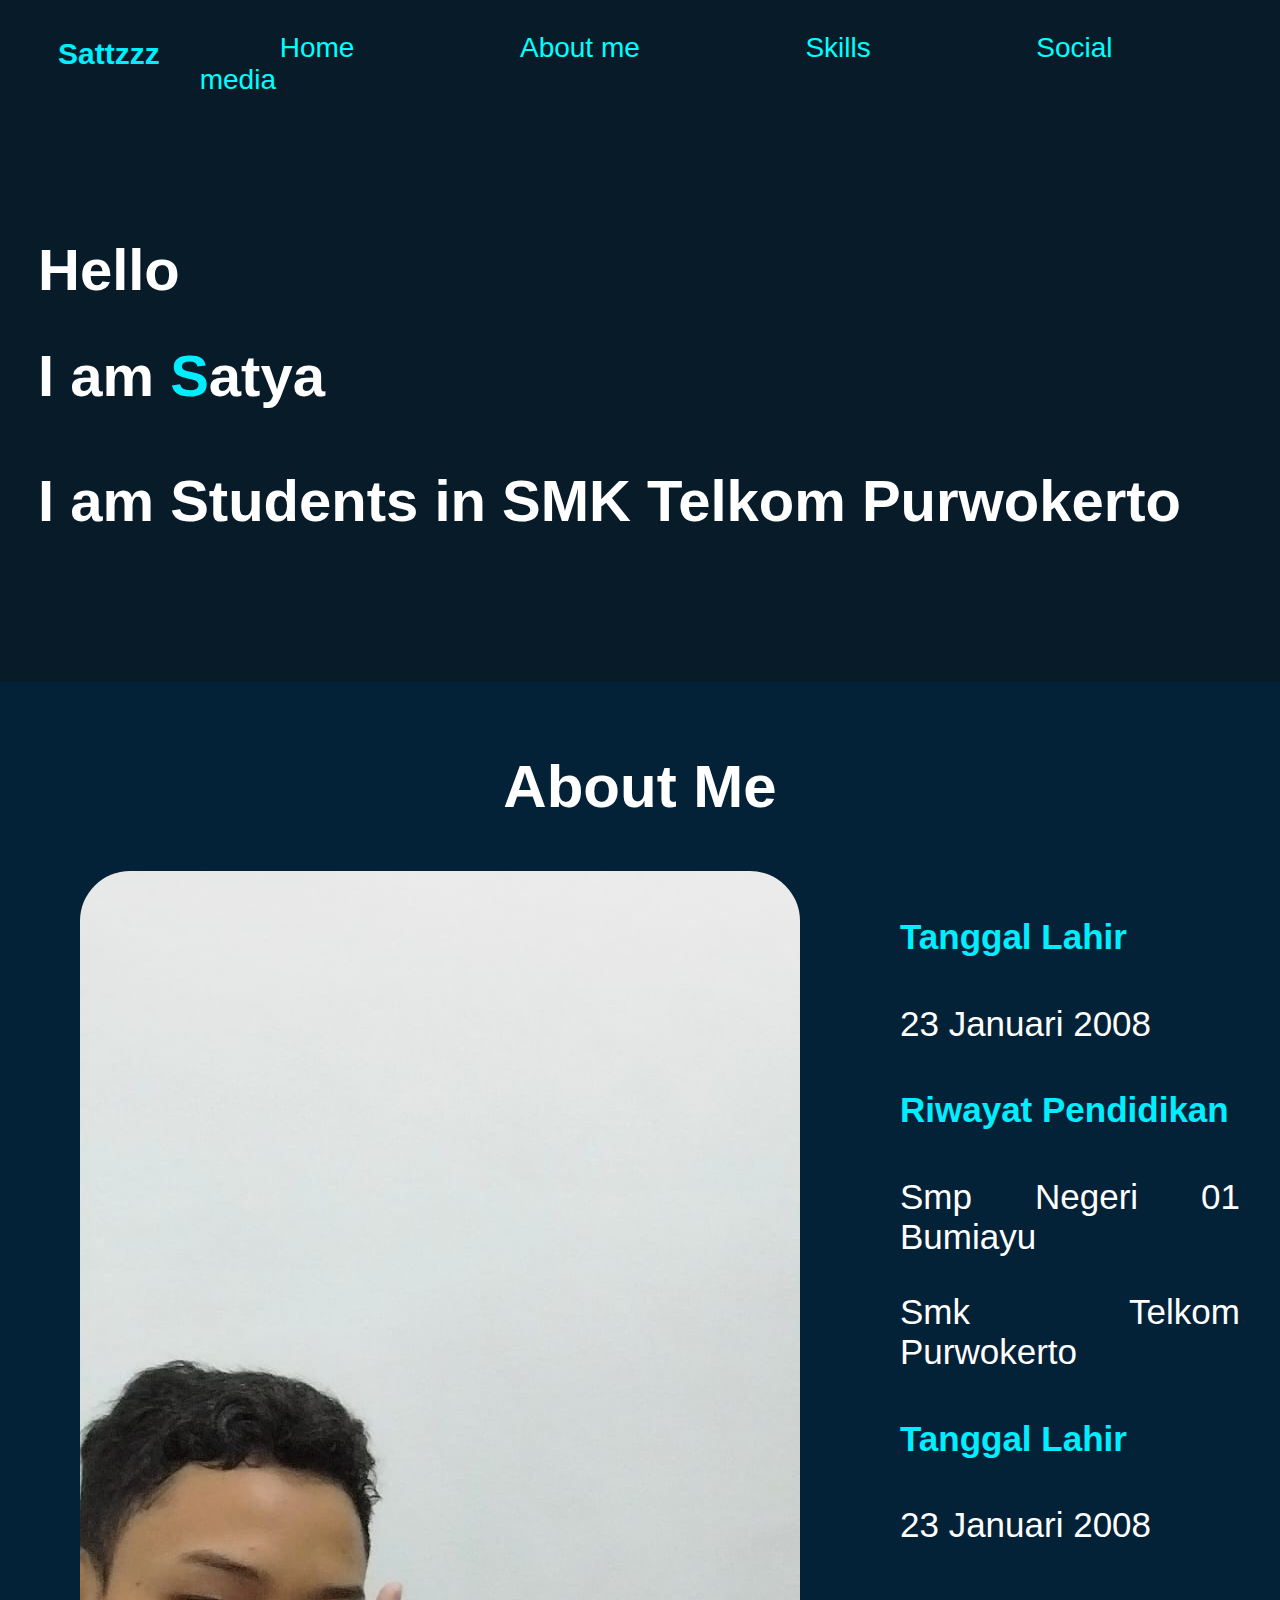
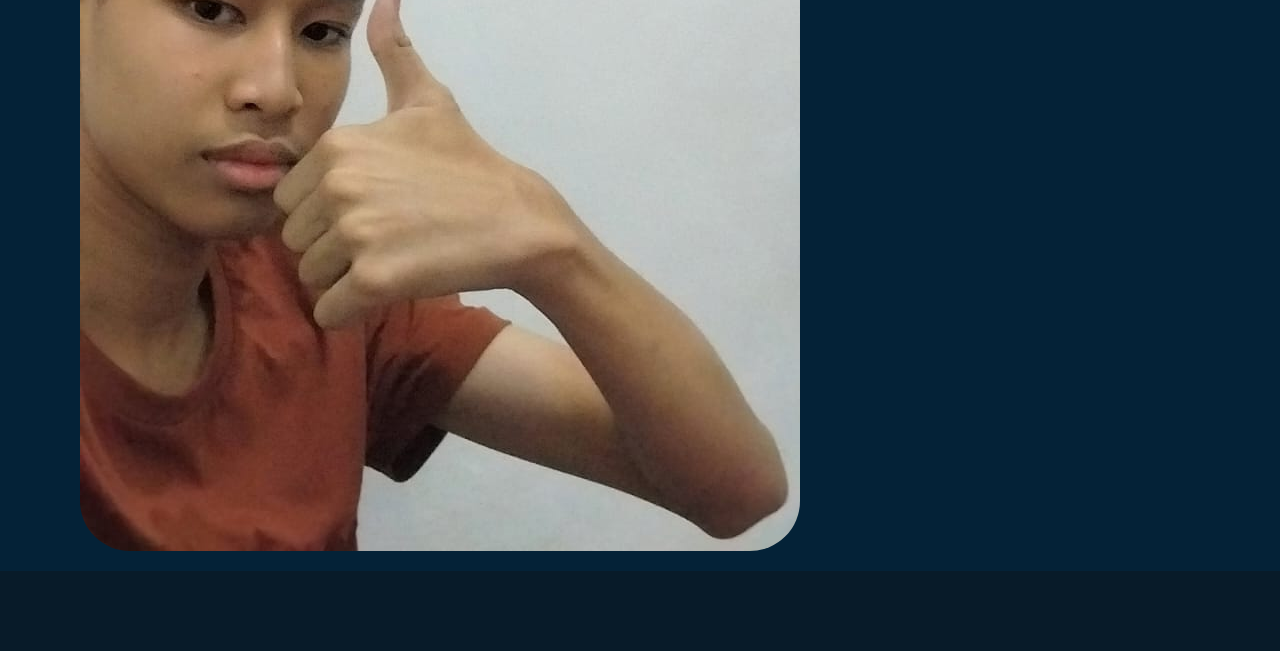
<file: about.me.html>
<!DOCTYPE html>
<html lang="en">
<head>
    <meta charset="UTF-8">
    <link rel="stylesheet" href="style.css">
    <meta name="viewport" content="width=device-width, initial-scale=1.0">
    <title>About me</title>
</head>
<body>
    <header>
        <div class="navbar">
            <h2>Sattzzz</h2>
            <ul>
                <li><a href="index.html">Home</a></li>
                <li><a href="about.me.html">About me</a></li>
                <li><a href="skills.html">Skills</a></li>
                <li><a href="contact-me.html">Social media</a></li>
            </ul>

        </div>
        <!-- home -->
        <section id="#Home">
            <div class="home">
                <h1>Hello</h1>
                <h1>I am <span>S</span>atya</h1>
                <h3>I am Students in SMK Telkom Purwokerto</h3>
            </div>
    </header>
    <section id="#About-me">
        <div class="about-me">
            <h2>About Me</h2>
            <div class="about-me-container">
                <img src="/foto2.jpg" alt="" srcset="">
                <div class="about-me-text">
                    <h4>Tanggal Lahir</h4>
                    <p>23 Januari 2008</p>
                    <h4>Riwayat Pendidikan</h4>
                    <p>Smp Negeri 01 Bumiayu</p>
                    <p>Smk Telkom Purwokerto</p>
                    <h4>Tanggal Lahir</h4>
                    <p>23 Januari 2008</p>
                </div>
            </div>
        </div>
    </section>
</section>
</body>
</html>
</file>
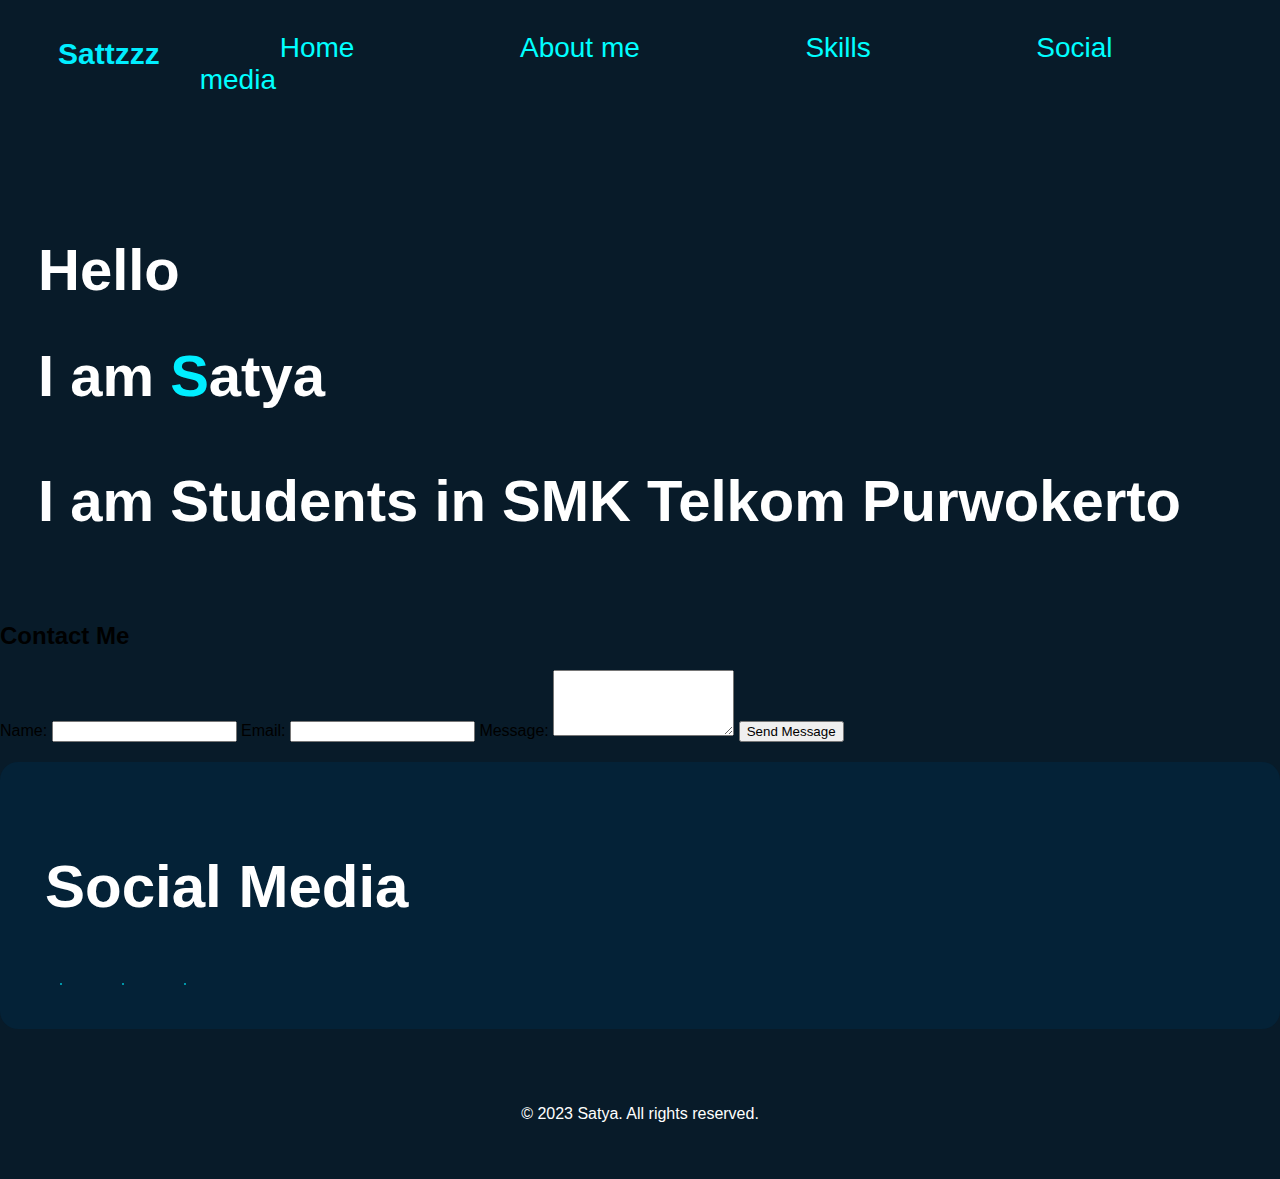
<file: contact-me.html>
<!DOCTYPE html>
<html lang="en">
<head>
    <meta charset="UTF-8">
    <link rel="stylesheet" href="style.css">
    <meta name="viewport" content="width=device-width, initial-scale=1.0">
    <title>Contact me</title>
</head>
<body>
    <header>
        <div class="navbar">
            <h2>Sattzzz</h2>
            <ul>
                <li><a href="index.html">Home</a></li>
                <li><a href="about.me.html">About me</a></li>
                <li><a href="skills.html">Skills</a></li>
                <li><a href="contact-me.html">Social media</a></li>
            </ul>

        </div>
        <!-- home -->
        <section id="#Home">
            <div class="home">
                <h1>Hello</h1>
                <h1>I am <span>S</span>atya</h1>
                <h3>I am Students in SMK Telkom Purwokerto</h3>
            </div>
    </header>
    <section id="#Contact-me">
        <div class="contact-me">
            <h2>Contact Me</h2>
            <form action="#" method="post">
                <label for="name">Name:</label>
                <input type="text" id="name" name="name" required>
        
                <label for="email">Email:</label>
                <input type="email" id="email" name="email" required>
        
                <label for="message">Message:</label>
                <textarea id="message" name="message" rows="4" required></textarea>
        
                <button type="submit">Send Message</button>
            </form>
    </section>
    <!-- Social Media -->
    <section id="#Social-media">
        <div class="social-media">
            <h2>Social Media</h2>
            <div class="social-media-icons">
                <a href=""></a><i class='bx bxl-instagram-alt' ></i>
                <a href=""></a><i class='bx bxl-tiktok'></i>
                <a href=""></a><i class='bx bxl-twitter' ></i>
            </div>  
        </div>
    </div>
    </section>
    <!------- footer----- -->
    <footer>
        <p>&copy; 2023 Satya. All rights reserved.</p>
    </footer>
</body>
</html>
</file>
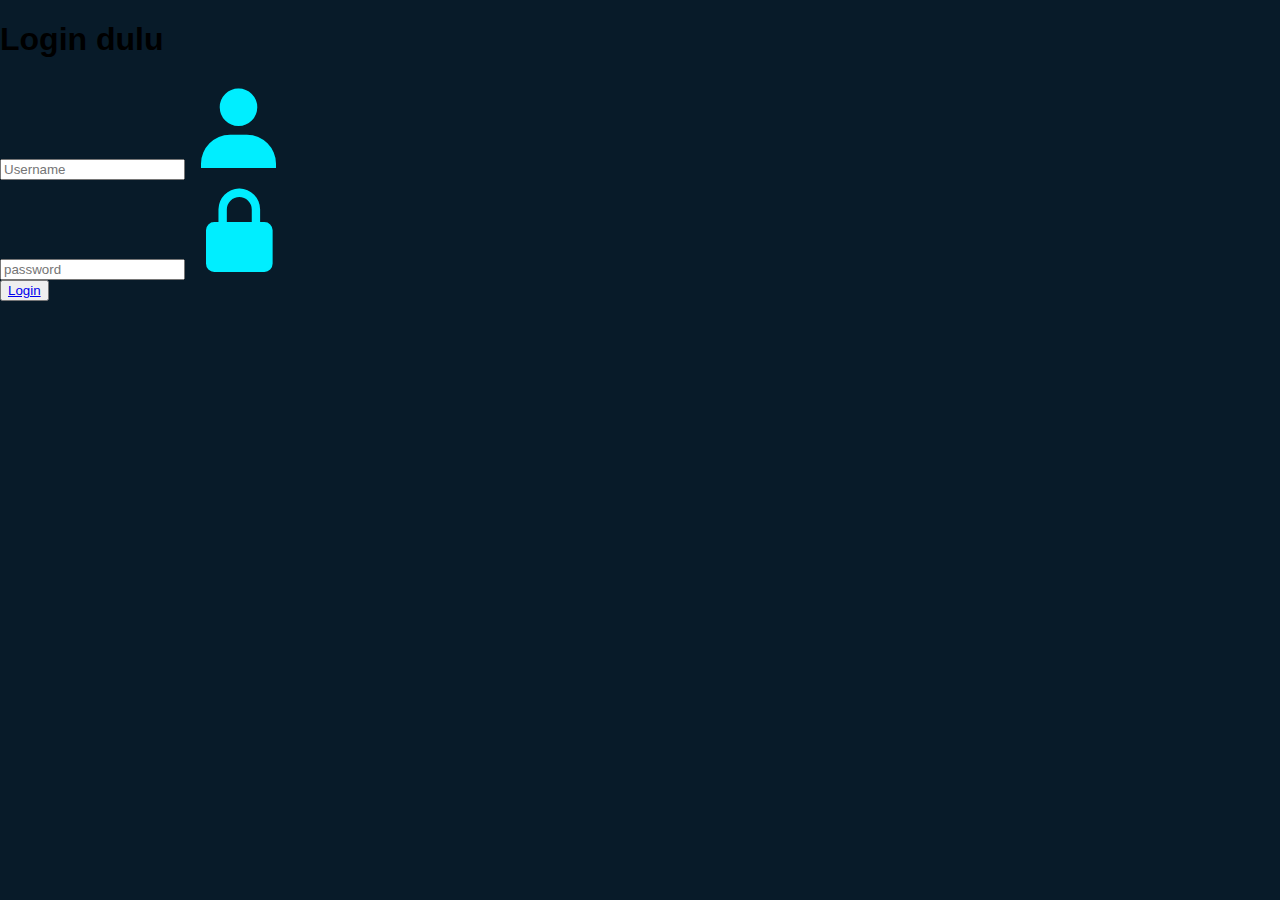
<file: login.html>
<!DOCTYPE html>
<html lang="en">
<head>
    <meta charset="UTF-8">
    <link href='https://unpkg.com/boxicons@2.1.4/css/boxicons.min.css' rel='stylesheet'>
    <link rel="stylesheet" href="style.css">
    <meta name="viewport" content="width=device-width, initial-scale=1.0">
    <title>Login</title>
</head>
<body>
    <div class="login">
        <form action="">
            <h1>Login dulu</h1>
            <div class="input-box">
                <input type="text" placeholder="Username " required>
                <i class='bx bxs-user'></i>
            </div>
            <div class="input-box">
                <input type="password" placeholder="password" required>
                <i class='bx bxs-lock-alt'></i>
            </div>
            <div class="remember-forgot">
                <!-- <label><input type="checkbox">Remember me</label>
                <a href="#">Lupa password?</a> -->
                <button type="submit" class="btn">
                    <a href="beranda.html">Login</a>
                </button>

                <!-- <div class="register">
                    <p>Belum punya akun? <a href="#">Buat Akun</a></p> -->
                </div>
            </div>
        </form>
    </div>
</body>
</html>
</file>
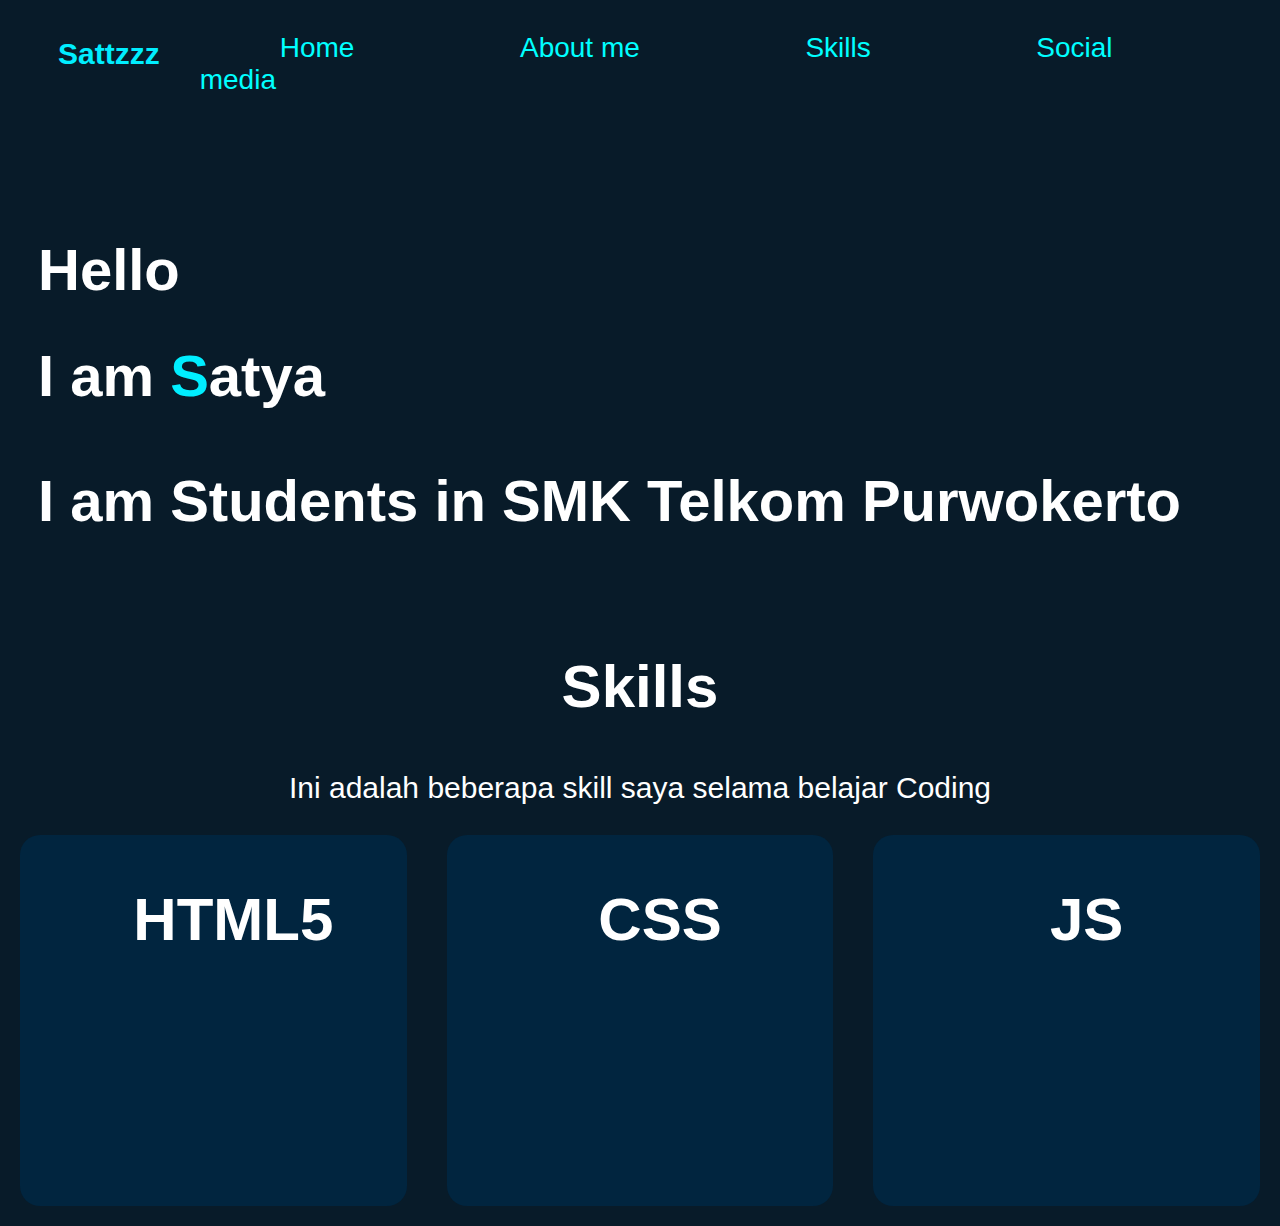
<file: skills.html>
<!DOCTYPE html>
<html lang="en">
<head>
    <meta charset="UTF-8">
    <link rel="stylesheet" href="style.css">
    <meta name="viewport" content="width=device-width, initial-scale=1.0">
    <title>Skills</title>
</head>
<body>
    <header>
        <div class="navbar">
            <h2>Sattzzz</h2>
            <ul>
                <li><a href="index.html">Home</a></li>
                <li><a href="about.me.html">About me</a></li>
                <li><a href="skills.html">Skills</a></li>
                <li><a href="contact-me.html">Social media</a></li>
            </ul>

        </div>
        <!-- home -->
        <section id="#Home">
            <div class="home">
                <h1>Hello</h1>
                <h1>I am <span>S</span>atya</h1>
                <h3>I am Students in SMK Telkom Purwokerto</h3>
            </div>
    </header>
    <section id="#Skills">
        <div class="skills">
            <h2>Skills</h2>
            <p>Ini adalah beberapa skill saya selama belajar Coding</p>
            <div class="border-skills">
                <ul>
                    <h2>HTML5</h2>
                    <i class='bx bxl-html5 bx-'></i>
                    <p></p>
                </ul>
                <ul>
                    <h2>CSS</h2>
                    <i class='bx bxl-css3' ></i>
                    <p></p>
                </ul>
                <ul>
                    <h2>JS</h2>
                    <i class='bx bxl-javascript' ></i>
                    <p></p>
                </ul>
            </div>
        </div>
    </section>
</body>
</html>
</file>
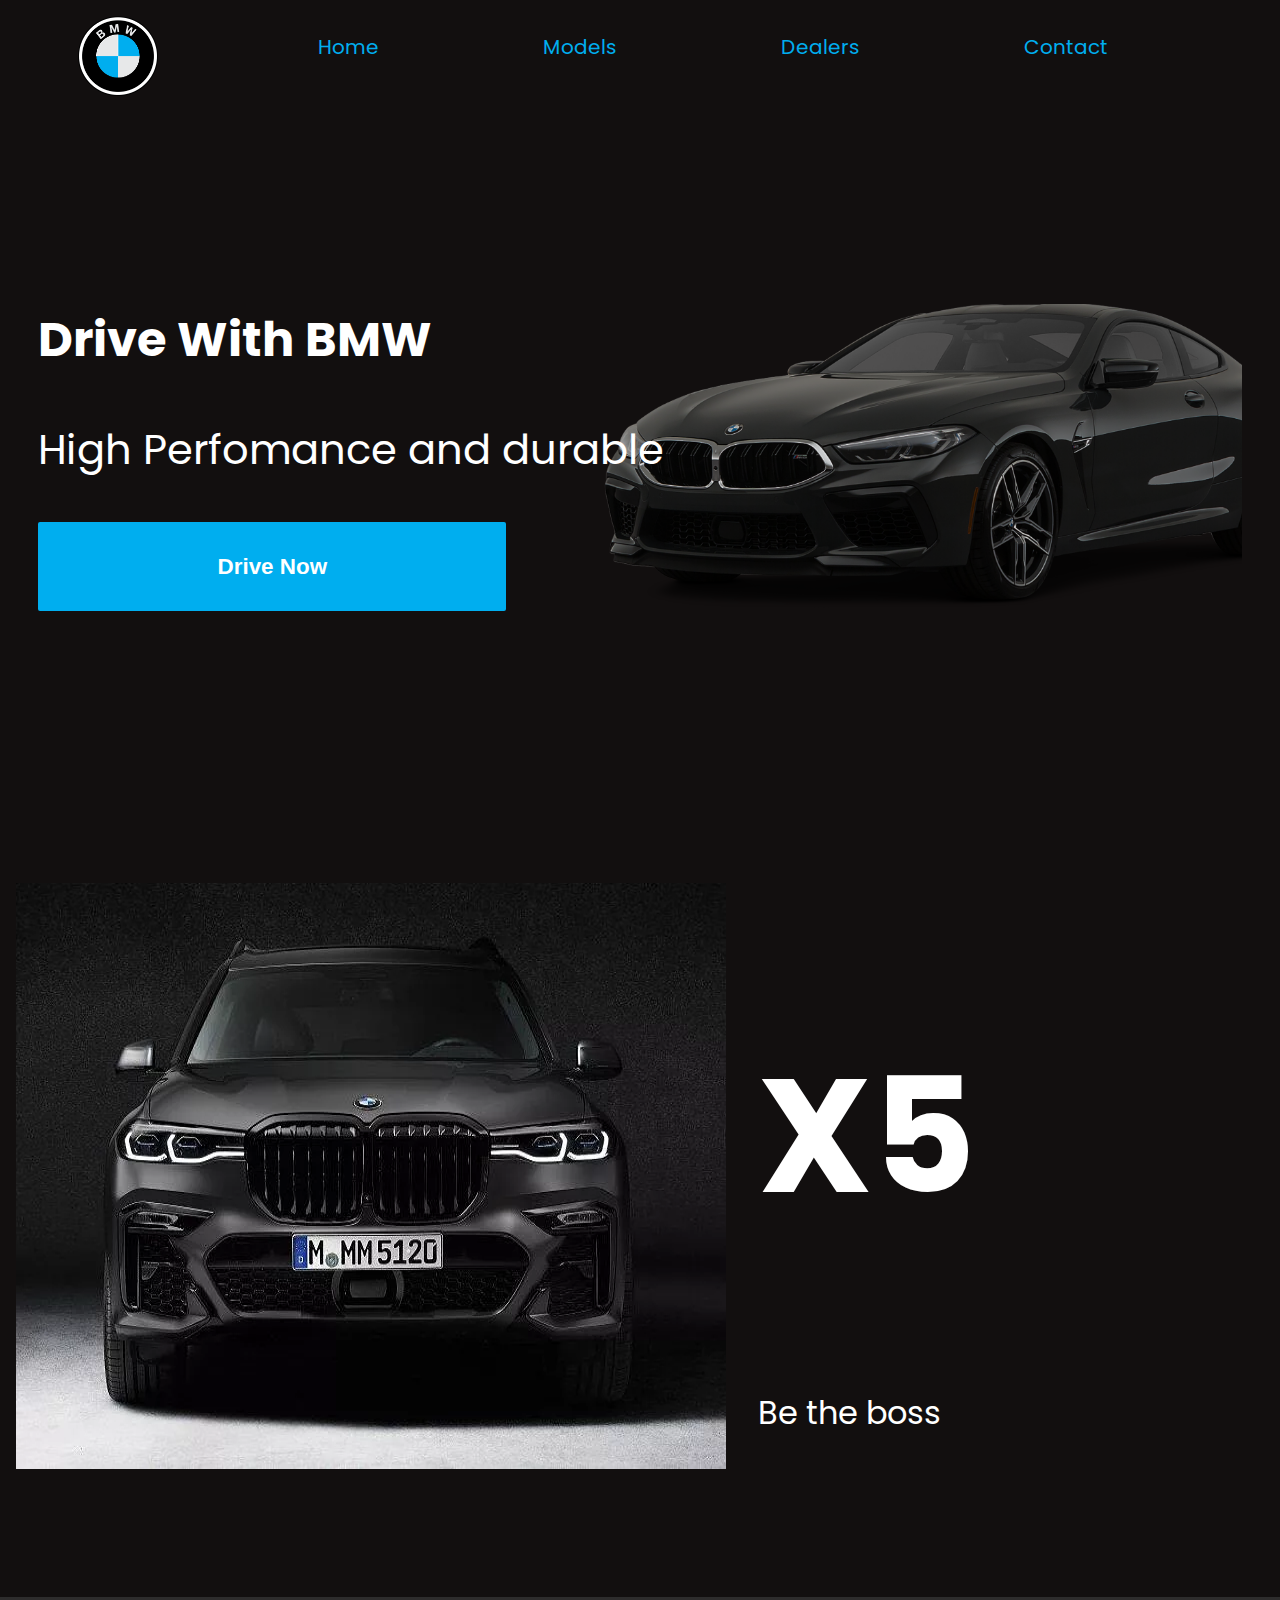
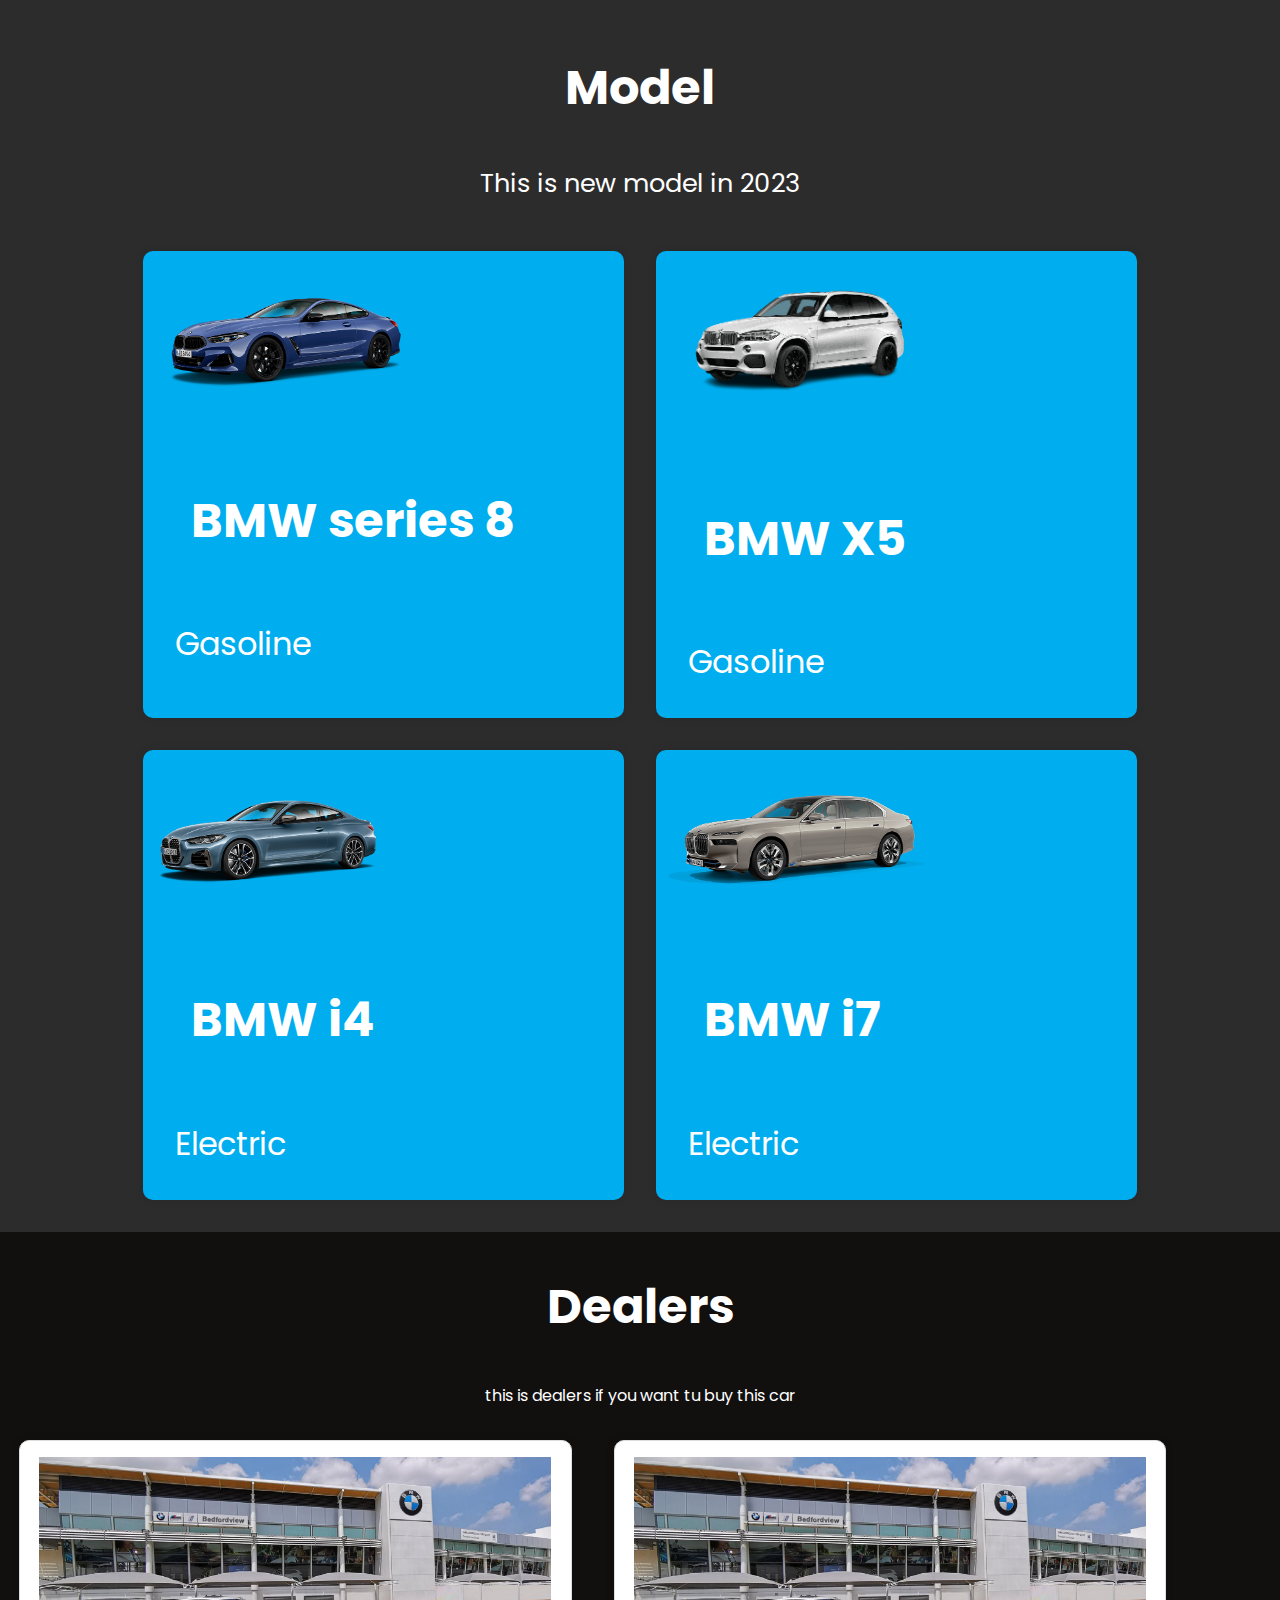
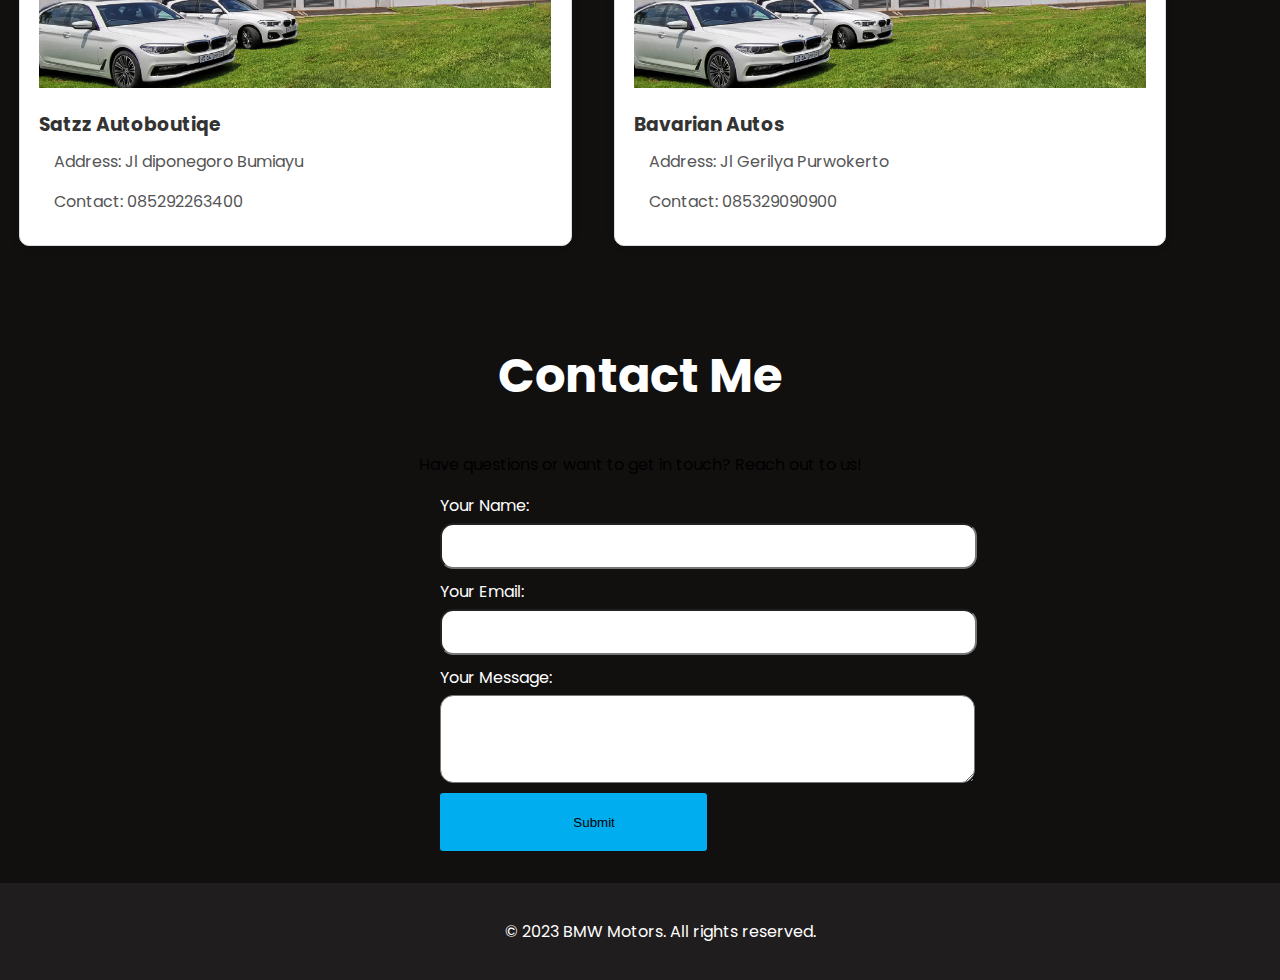
<file: BMW web/home.html>
<!DOCTYPE html>
<html lang="en">
<head>
    <meta charset="UTF-8">
    <link rel="stylesheet" href="style.css">
    <meta name="viewport" content="width=device-width, initial-scale=1.0">
    <link rel="preconnect" href="https://fonts.googleapis.com">
    <link rel="preconnect" href="https://fonts.gstatic.com" crossorigin>
    <link href="https://fonts.googleapis.com/css2?family=Poppins:wght@400;500&display=swap" rel="stylesheet">
    <title>Document</title>
</head>
<body>
    <header>
        <a href="#" class="logo"><img src="Asset 1@4x.png" alt="" srcset=""></a>
        <nav>
            <div class="navbar">
                <ul>
                    <li><a href="#Home">Home</a></li>
                    <li><a href="#models">Models</a></li>
                    <li><a href="#dealers">Dealers</a></li>
                    <li><a href="#contact">Contact</a></li>
                </ul>
            </div>
        </nav>
    </div>
</header>
<section id="Home">
    <div class="home">
        <div class="home-content">
            <h2>Drive With BMW</h2>
            <p>High Perfomance and durable</p>
            <button class="btn">Drive Now</button>

        </div>
    </div>
</section>

<div class="grid-box">
    <img src="pic.webp" alt="">
    <div class="grid-text">
        <h2>X5</h2>
        <p>Be the boss</p>
    </div>
</div>

    <section id="models">
        <div class="model-text">
            <h2>Model</h2>
            <p>This is new model in 2023</p>
        </div>
        <div class="cars-container">
            <div class="car-box">
                <img src="Bmw series 8.png" alt="" srcset="">
                <h4>BMW series 8</h4>
                <p>Gasoline</p>
            </div>
            <!-- Box 2 -->
            <div class="car-box">
                <img src="X5-removebg-preview.png" alt="" srcset="">
                <h4>BMW X5</h4>
                <p>Gasoline</p>
            </div>
            <!-- --box 3 -->
            <div class="car-box">
                <img src="i4.png" alt="" srcset="">
                <h4>BMW i4</h4>
                <p>Electric</p>
            </div>
            <!-- --box 4-- -->
            <div class="car-box">
                <img src="i7.png" alt="" srcset="">
                <h4>BMW i7</h4>
                <p>Electric</p>
            </div>
        </div>
    </section>
<!-- Dealers-- -->
<section id="dealers">
    <div class="dealers">
        <div class="deralers-text">
            <h2>Dealers</h2>
            <p>this is dealers if you want tu buy this car</p>
        </div>
        <div class="dealer-card">
            <img src="Dealers.jpg" alt="">
            <h3>Satzz Autoboutiqe</h3>
            <p>Address: Jl diponegoro Bumiayu</p>
            <p>Contact: 085292263400</p>
        </div>
        
        <div class="dealer-card">
            <img src="Dealers.jpg" alt="Dealer 2">
            <h3>Bavarian Autos</h3>
            <p>Address: Jl Gerilya Purwokerto</p>
            <p>Contact: 085329090900</p>
        </div>
    </div>
</section>

<section id="contact">
    <div class="contact">
        <div class="contact-text">
            <h2>Contact Me</h2>
            <p>Have questions or want to get in touch? Reach out to us!</p>
        </div>
            <form action="#contact" method="post">
                <label for="name">Your Name:</label>
                <input type="text" id="name" name="name" required>
                <label for="email">Your Email:</label>
                <input type="email" id="email" name="email" required>
                <label for="message">Your Message:</label>
                <textarea id="message" name="message" rows="4" required></textarea>
                <button type="submit">Submit</button>
            </form>
    </div>
</section>

<footer>
    <footer>
        <p>&copy; 2023 BMW Motors. All rights reserved.</p>
    </footer>
</footer>
</body>
</html>
</file>
<file: style.css>
html{
    scroll-behavior: smooth;
}

body{
    font-family: sans-serif;
    margin: 0;
    padding: 0;
    background-color:  #081b29;
    size: 100%;
}

header{
    padding: 10px 8px;
    margin: 2px 30px;
    
}

.animate-on-scroll {
    opacity: 0;
    animation: fadeInUp 1s ease-out forwards;
}

.navbar a, li{
    text-decoration: none;
    list-style: none;
    position: relative;
}

.navbar{
    display: flex;
    justify-content: space-between;
    font-size: 20px;
    margin: 0 20px;
    position: relative;
    color: #0ef;
    animation:  slideRight .1s ease;
}

.navbar ul li {
    display: inline;
    text-align: center;
    margin: 0 40px;
    padding: 0 40px;
}

.navbar ul li a{
    color: aqua;
    font-size: 28px;
}

.navbar ul li a::after{
    content: '';
    width: 0;
    height: 3px;
    background: #0ef;
    position: absolute;
    left: 0;
    bottom: -6px;
    transition: 0.2s;
}

.navbar ul li a:hover::after{
    width: 100%;

}

.home {
    margin-top: 10%;
    font-size: 30px;
}

.home h1, h3{
    font-size: 58px;
    color: #fff;
}

.home span{
    color: #0ef;
}

.home p{
    font-size: 40px;
    color: #fff;
}

/* --------------------grid---------------------- */

.grid{
    display: grid;
    margin: 0 30px;
    grid-template-columns: repeat(3, auto);
    animation: slideBottom 5.s ease-in;
}

.grid-content{
    background: #0ef;
    padding: 10em ;
    border-radius: 10px;
}

.grid:hover{
    transform: translate(X)(2em);
}

.grid-content h2{
    font-size: 60px;
}

.grid-content h4{
    font-size: 30px;
}

/* ---------------about me-------------------- */

.about-me{
    position: relative;
    margin: 80px 0;
    padding: 20px 40px;
    background-color: #042237;
}

.about-me h2{
    top: 10px;
    font-size: 60px;
    color: #fff;
    text-align: center;
}

.about-me-container{
    font-size: 35px;
    color: #fff;
    display: flex;
    margin-left: 40px;
}

.about-me-container img{
    border-radius: 50px;

}

.about-me-text {
    margin-left: 100px;
    text-align: justify;
}

.about-me-text h4{
    color: #0ef;
}

i{
    font-size: 100px;
}

/* ----skils ------*/
.skills{
    margin:  20px 0;
}

.skills h2{
    font-size: 60px;
    color: #fff;
}

.skills p{
    font-size: 30px;
    color: #fff;
}

.skills {
    font-size: 35px;
    text-align: center;
}

.skills .border-skills{
    display: flex;
    justify-content: center;

}

.skills .border-skills ul{
    background-color: #01253f;
    text-align: center;
    border-radius: 20px;
    transition: background 0.6s, transform 0.5s;
    width: 10em;
    height: 10.6em;
    margin: 0 20px;
}

.border-skills i{
    font-size: 4em;
    margin-right: 30px;
    color: #fff;
}

.border-skills ul:hover{
    background: #0ef;
    transform: translateY(-30px);
}
/* ------Project -------------------- */
.my-project {
    max-width: 500px;

}


.project h2{
    font-size: 60px;
    color: #fff;
    text-align: center;
}

.project p{
    font-size: 2em;
    color: #fff;
    text-align: center;
}

.project img{
    padding: 10px 20px;
    width: 50%;
}

.project a{
    text-decoration: none;
    color: #fff;
    padding: 2em 4em;
    background-color: #0ef;
    position: static;
}


/* --------social media------------------------- */
.social-media{
    margin: 20px 0;
    background-color: #042237;
    padding: 40px 30px;
    border-radius: 18px;
    justify-content: center;
    align-items: center;
    position: relative;

}

.social-media h2{
    font-size: 60px;
    padding: 0 15px;
    color: #fff;
    position: static;
}



.social-media-icons, i {
    display: inline-flex;
    border-radius: 50px;
    color: #0ef;
    justify-content: space-between;
}

.social-media-icons i{
    border: #0ef 1px solid;
    margin: 0 30px;
    position: relative;
    font-size: 80px;
    justify-content: center;
    align-items: center;
}

.social-media i:hover{
    background: #0ef;
    color: #000000;
    box-shadow: 0 0 20px #0ef;
}

/* --------footer------ */
 footer {
    background-color: #081b29;
    color: #fff;
    text-align: center;
    padding: 40px;
}


/* ---media  */
@media (max-width: 1366px){
    html{
        font-size: 62.5;
    }
}

/* ----Slideright */

@keyframes  slideRight {
    0%{
        transform: translateX(-100px);
        opacity: 0;
    }
    100%{
        transform: translateX(0);
        opacity: 1;
    }
    
}
@keyframes   slideTop {
    0%{
        transform: translateY(100px);
        opacity: 0;
    }
    100%{
        transform: translateY(0);
        opacity: 1;
    }
    
}
@keyframes   slideBottom {
    0%{
        transform: translateY(-100px);
        opacity: 0;
    }
    100%{
        transform: translateY(0);
        opacity: 1;
    }
    
}
@keyframes   slideLeft {
    0%{
        transform: translateX(100px);
        opacity: 0;
    }
    100%{
        transform: translateX(0);
        opacity: 1;
    }
    
}

@keyframes fadeInUp {
    from {
        opacity: 0;
        transform: translateY(20px);
    }
    to {
        opacity: 1;
        transform: translateY(0);
    }
}
</file>
<file: BMW web/style.css>
:root{
    --background-color: #120F0F;
    --logo-color:  #00AEEF;
    --font-color: #fff;
}

html{
    scroll-behavior: smooth;
}


body{
    margin: 0;
    padding: 0;
    font-family: 'poppins',sans-serif;
    background-color: var(--background-color);
}

header{
    padding: 1em 1.2em;
    margin: 0 1.2em;
    display: flex;
}

.logo img{
    max-width: 4em;
}

nav{
    display: flex;
}

.navbar ul li, a{
    padding: 0 2em;
    text-decoration: none;
    list-style-type: none;
    display: inline-block;
    color: var(--logo-color);
    font-size: 20px;
    position: relative;
}

.navbar ul li a::after{
    content: '';
    display: block;
    position: absolute;
    bottom: -2px;
}

.navbar a::after {
    content: "";
    display: block;
    height: 2px; /* Height of the line */
    width: 0;
    background-color: white; /* Color of the line */
    position: absolute;
    bottom: 0;
    transition: width 0.3s ease; /* Transition effect for width */
}

/* Hover effect for the line */
.navbar a:hover::after {
    width: 100%;
}

/* --home */
.home{
    padding: 1em 1.2em;
    margin: 8em 1.2em;
    position: relative;
}

.home-content{
    color: #fff;
   margin: 0 0em;
   background-image: url(Car.png);
   background-size: 40em;
   background-repeat: no-repeat;
   background-position: right;
}

.home-content img{
    width: 40em;
}

.home-content h2{
    font-size: 3em;
}

.home-content p{
    font-size: 2.6em;
}

    
.btn{
    padding: 1.4em 8em;
    border-radius: 2px;
    background-color: #00AEEF;
    outline: none;
    border: none;
    transition: 0.3s;
    font-size: 1.4em;
    color: var(--font-color);
    font-weight: bold;
}

.btn:hover{
    transform: translateY(-2em);
}

.grid-box{
    display: flex;
    padding: 8em 1em;
}

.grid-box .grid-text{
    margin: 0 2em;
    color: var(--font-color);
}

.grid-text h2{
    font-size: 10em;
}

.grid-text P{
    font-size: 2em;
}
/* --Moodels-- */
#models{
    background-color: rgba(62, 62, 62, 0.636);
    padding: 1em 0em;
}

.cars-container{
    padding: 1em 1.2em;
    margin: 0 1.2em;
    display: flex;
    flex-wrap: wrap;
    gap: 2em;
    margin-top: 2em ;
    position: relative;
    justify-content: center;
}

.car-box {
    width: 40%;
    flex:  1 1 1 17em;
    border: 2px solid none;
    background-color: var(--logo-color);
    padding: 5 5em;
    border-radius: 10px;
    overflow: hidden;
    box-shadow: 0 0 10px rgba(0, 0, 0, 0.1);
}

.car-box img {
    width: 60%;
    position: static;
    transition: 0.2s;
}

.car-box img:hover{
    width: 70%;
}

.car-box h4{
    padding: 0 1em;
    color: var(--font-color);
    font-size: 3em;
}

.car-box p{
    padding: 0 1em;
    font-size: 2em;
    color: var(--font-color);
}

.model-text{
    color: var(--font-color);
    align-items: center;
    text-align: center;
    position: relative;
}

.model-text h2{
    font-size: 3em;
    font-weight: bold;
}

.model-text p{
    font-size: 1.6em;
    top: -30em;
}

/* --dealers */

.deralers-text{
    color: var(--font-color);
    text-align: center;
}
.deralers-text h2{
    font-size: 3em;
    color: var(--font-color);
    font-weight: bold;
}

.dealer-container p{
    font-size: 1.6em;
}

.dealer-container {
    display: flex;
    justify-content: space-around;
    padding:  1em 1.2em;
    margin: 1em 1.2em;
    flex-wrap: wrap;
}

.dealer-card {
    width: 40%;
    margin: 1em 1.2em;
    padding: 1em 1.2em;
    background-color: #fff;
    border: 1px solid #ddd;
    border-radius: 10px;
    overflow: hidden;
    box-shadow: 0 0 10px rgba(0, 0, 0, 0.1);
    display: inline-block;
    justify-content: center;
}

.dealer-card img {
    width: 100%;
    height: auto;
}

.dealer-card h3 {
    margin: 15px 0 10px;
    color: #333;
}

.dealer-card p {
    margin: 0;
    padding: 0 15px 15px;
    color: #555;
}

/* --contact-me-- */
#contact input{
    color: #040404;
}


.contact {
    justify-content: center;
    padding: 2em 0;
}

.contact-text{
    text-align: center;
}

.contact-text h2 {
    font-size: 3em;
    color: var(--font-color);
}

.contact form {
    display: flex;
    flex-direction: column;
    max-width: 400px;
    margin: 0 auto;
    color: #00AEEF;
}

.contact label {
    margin-bottom: 5px;
    color: var(--font-color);
}

.contact input,
.contact textarea {
    margin-bottom: 10px;
    padding: 1em 20em;
    border-radius: 1em;
    color:#040404;
}

.contact button {
    background-color:var(--logo-color);
    color: rgb(0, 0, 0);
    padding: 1.6em 10em;
    cursor: pointer;
    border-radius: 3px;
    border: none;
    max-width: 100px;
    justify-content: center;
}

.contact button:hover {
    background-color: #00afef36;
}

footer {
    background-color: #1f1d1d;
    color: var(--font-color);
    text-align: center;
    padding: 10px;
    position: relative;
    bottom: 0;
    width: 100%;
}
</file>
